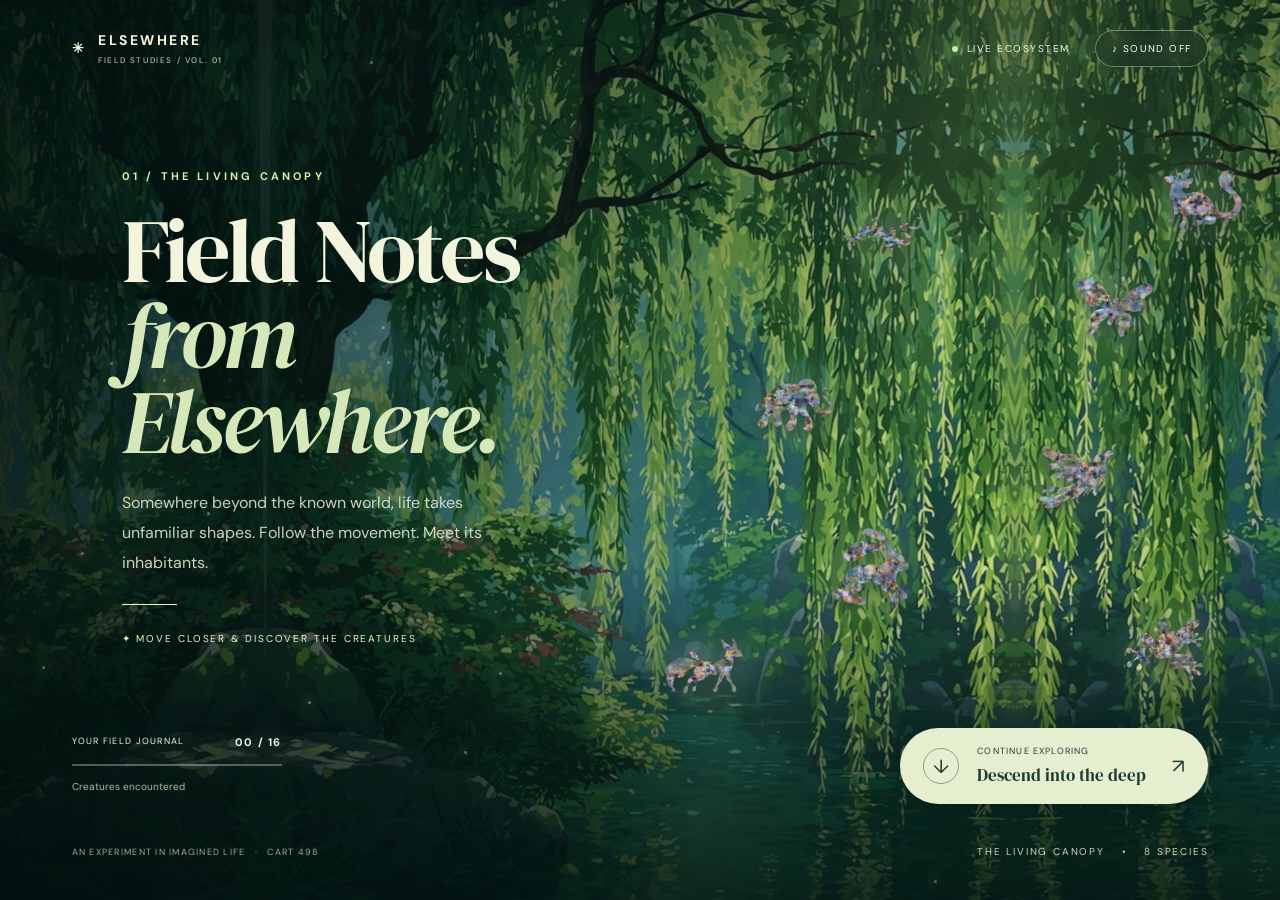
<file: A05/index.html>
<!doctype html>
<html lang="en">
  <head>
    <meta charset="utf-8">
    <meta name="viewport" content="width=device-width,initial-scale=1">
    <meta name="theme-color" content="#081b17">
    <title>Field Notes from Elsewhere</title>
    <link rel="preconnect" href="https://fonts.googleapis.com">
    <link rel="preconnect" href="https://fonts.gstatic.com" crossorigin>
    <link
      href="https://fonts.googleapis.com/css2?family=DM+Sans:wght@400;500;600;700&amp;family=DM+Serif+Display:ital@0;1&amp;display=swap"
      rel="stylesheet"
    >
    <link rel="stylesheet" href="style.css">
  </head>
  <body>
    <main class="experience jungle" id="world">
      <div class="environment jungle-env" aria-hidden="true"></div>
      <div class="environment water-env" aria-hidden="true"></div>
      <div class="haze" aria-hidden="true"></div>
      <div class="rays" aria-hidden="true"></div>
      <div class="particles" id="particles" aria-hidden="true"></div>
      <div class="vignette" aria-hidden="true"></div>
      <nav class="topbar">
        <a href="#" class="wordmark" aria-label="Field Notes home">✳ <span>ELSEWHERE <small>FIELD STUDIES / VOL. 01</small></span></a>
        <div class="toplinks">
          <span class="live"><i></i> LIVE ECOSYSTEM</span>
          <button class="sound-toggle" id="soundToggle" type="button" aria-label="Toggle ambient audio">♪ SOUND OFF</button>
        </div>
      </nav>
      <section class="intro" aria-label="Introduction">
        <p class="kicker" id="chapter">01 / THE CANOPY</p>
        <h1>Field Notes <em>from Elsewhere.</em></h1>
        <p class="subtitle" id="subtitle">Somewhere beyond the known world, life takes unfamiliar shapes. Follow the movement. Meet its inhabitants.</p>
        <div class="intro-rule"></div>
        <p class="instruction">✦ MOVE CLOSER &amp; DISCOVER THE CREATURES</p>
      </section>
      <div id="creatures" class="creatures" aria-label="Discover imagined animals"></div>
      <div class="discovery" id="discovery">
        <div class="discover-heading"><span>YOUR FIELD JOURNAL</span><strong id="count">00 / 16</strong></div>
        <div class="progress"><span id="progressFill"></span></div>
        <small>Creatures encountered</small>
      </div>
      <div class="scene-label" id="sceneLabel">THE LIVING CANOPY <span>•</span> 8 SPECIES</div>
      <button id="switch" class="switch" type="button">
        <span class="switch-icon">↓</span>
        <span>
          <small>CONTINUE EXPLORING</small>
          <strong id="switchLabel">Descend into the deep</strong>
        </span>
        <span class="switch-arrow">↗</span>
      </button>
      <div class="bottom-credit">AN EXPERIMENT IN IMAGINED LIFE <span>·</span> CART 498</div>
    </main>
    <div class="overlay hidden" id="overlay" role="dialog" aria-modal="true" aria-labelledby="animalName">
      <div class="modal">
        <button class="close" id="close" aria-label="Close field note">×</button>
        <div class="specimen">
          <img id="datasetArt" class="dataset-art" alt="Original generated animal image"/>
          <div class="specimen-glow"></div>
          <img id="animalArt" class="cutout-art" alt=""/>
          <div class="specimen-caption">SPECIMEN <span id="number"></span> / IMAGINED LIFE ARCHIVE</div>
        </div>
        <div class="specimen-info">
          <p class="kicker" id="habitat"></p>
          <h2 id="animalName"></h2>
          <div class="thin-line"></div>
          <p id="description"></p>
          <p class="phrase-title">OBSERVED VOCALIZATION</p>
          <blockquote id="language"></blockquote>
          <button id="play" class="play" type="button">♫ <span>LISTEN TO ITS CALL</span></button>
          <small id="audioNote">No sound added yet</small>
        </div>
      </div>
    </div>
    <script src="script.js"></script>
  </body>
</html>
</file>
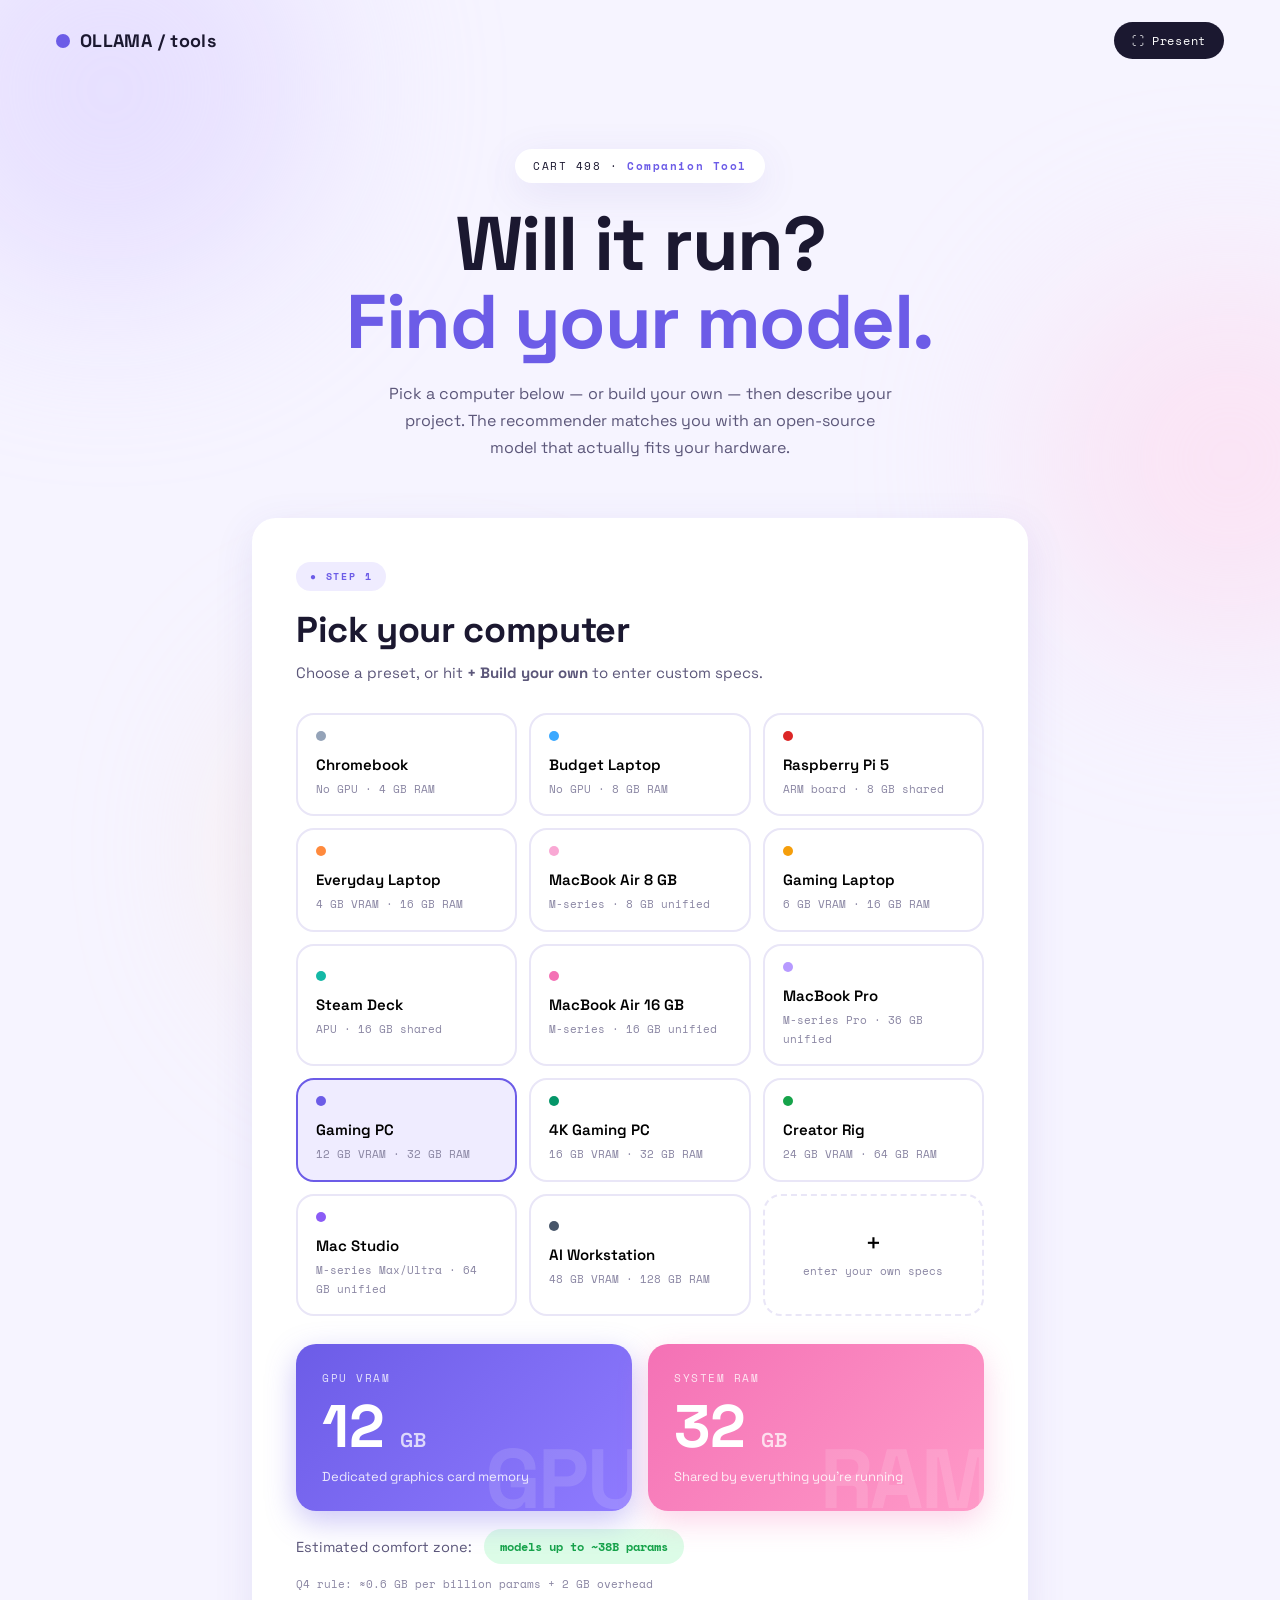
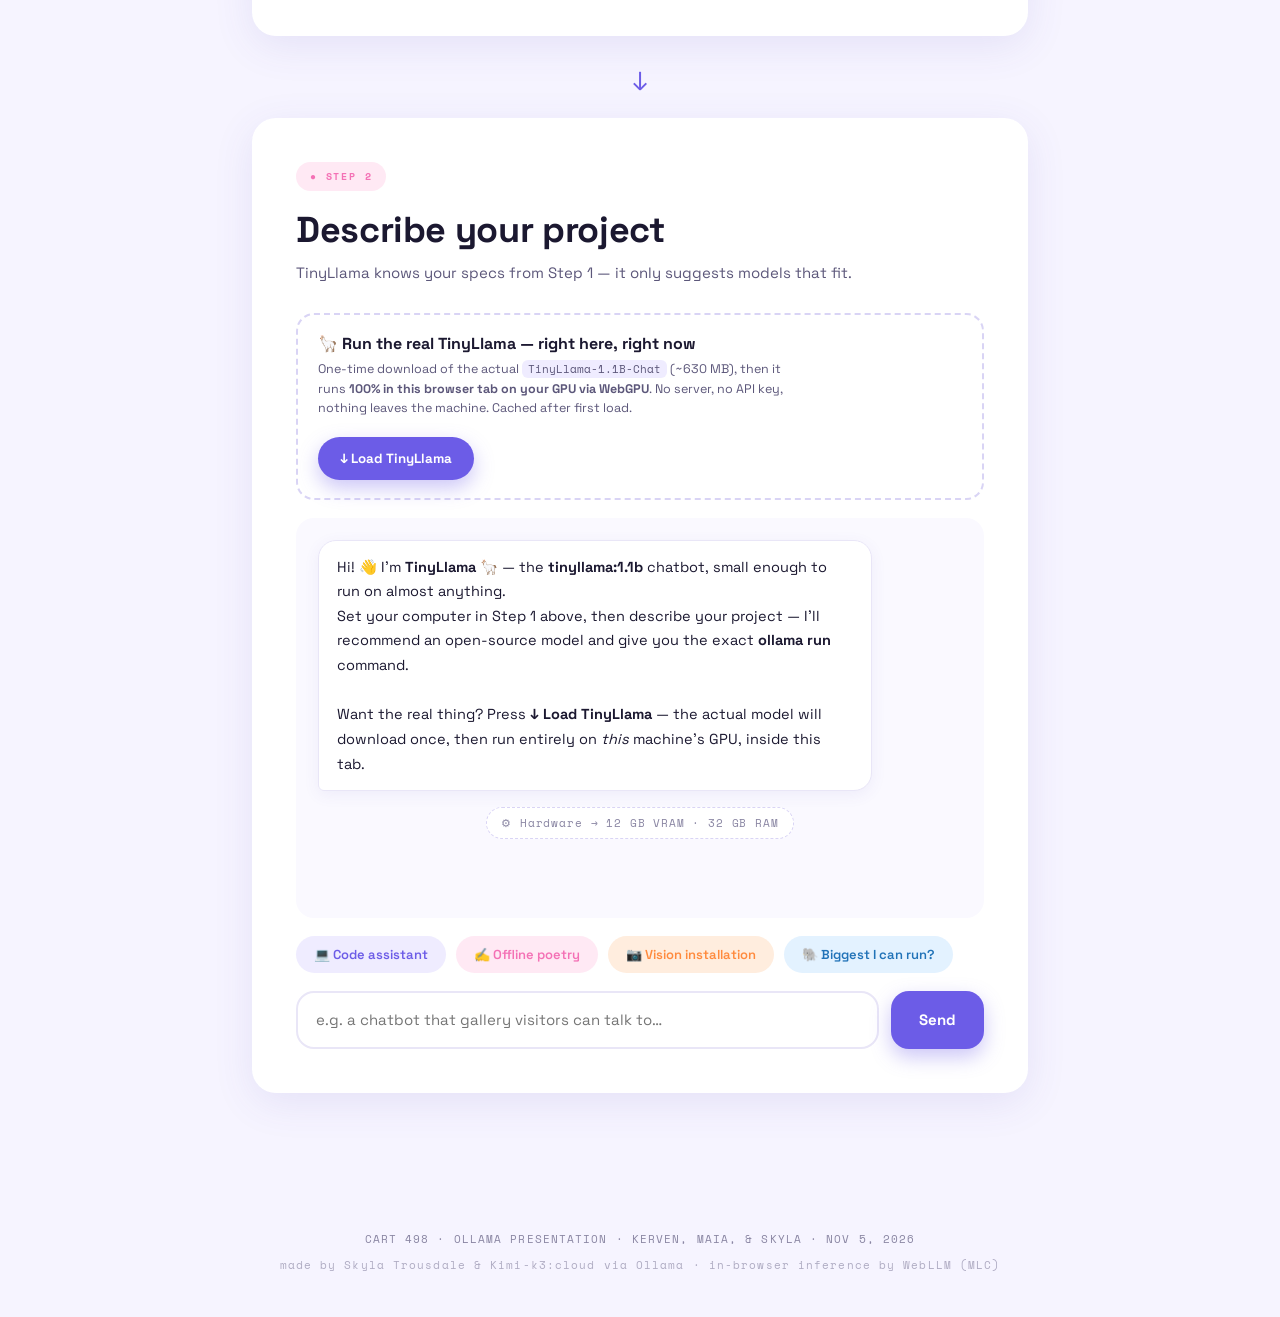
<file: A06/findyourmodel_creativepiece_1/index.html>
<!DOCTYPE html>
<html lang="en">
<head>
<meta charset="UTF-8">
<meta name="viewport" content="width=device-width, initial-scale=1.0">
<title>OLLAMA — Will It Run?</title>

<link rel="preconnect" href="https://fonts.googleapis.com">
<link href="https://fonts.googleapis.com/css2?family=Space+Grotesk:wght@400;500;600;700&family=Space+Mono:wght@400;700&display=swap" rel="stylesheet">

<style>
/* ===================== TOKENS ===================== */
:root{
  --ink:#1b1830;
  --bg:#f6f4ff;
  --card:#ffffff;
  --violet:#6c5ce7;
  --violet-soft:#efecff;
  --pink:#f471b5;
  --pink-soft:#ffe9f4;
  --orange:#ff8a3d;
  --orange-soft:#ffedde;
  --blue:#3aa8ff;
  --blue-soft:#e3f2ff;
  --green:#16a34a;
  --green-soft:#dcfce7;
  --amber:#d97706;
  --amber-soft:#fef3c7;
  --red:#dc2626;
  --red-soft:#fee2e2;
  --grey:#8a86a3;
  --line:#e9e6f7;
  --display:'Space Grotesk',sans-serif;
  --mono:'Space Mono',monospace;
  --radius:24px;
  --shadow:0 10px 40px rgba(80,70,180,.10);
}
*{margin:0;padding:0;box-sizing:border-box}
body{
  font-family:var(--display);
  background:var(--bg);
  color:var(--ink);
  min-height:100vh;
  overflow-x:hidden;
}
::selection{background:var(--violet);color:#fff}
button{font-family:var(--display);cursor:pointer;border:none;background:none}
input,textarea,select{font-family:var(--display)}

/* soft colour blobs behind everything */
.blob{position:fixed;border-radius:50%;filter:blur(90px);opacity:.5;pointer-events:none;z-index:0}
.blob.v{width:420px;height:420px;background:#d8ccff;top:-120px;left:-100px}
.blob.p{width:380px;height:380px;background:#ffd3ea;top:30%;right:-140px}
.blob.o{width:340px;height:340px;background:#ffe3c8;bottom:-120px;left:20%}

/* ===================== NAV ===================== */
nav{
  position:relative;z-index:5;
  display:flex;justify-content:space-between;align-items:center;
  padding:22px clamp(20px,5vw,56px);
}
.brand{font-weight:700;font-size:18px;letter-spacing:.02em;display:flex;align-items:center;gap:10px}
.brand i{width:14px;height:14px;border-radius:50%;background:var(--violet);display:inline-block}
.nav-links{display:flex;gap:14px;align-items:center}
.nav-links a,.pillbtn{
  font-family:var(--mono);font-size:12px;letter-spacing:.06em;
  padding:10px 18px;border-radius:100px;text-decoration:none;
}
.nav-links a{color:var(--ink);background:#fff;box-shadow:var(--shadow)}
.pillbtn{background:var(--ink);color:#fff}

/* ===================== LAYOUT ===================== */
.wrap{position:relative;z-index:2;max-width:840px;margin:0 auto;padding:20px clamp(18px,4vw,32px) 80px}

.hero{text-align:center;margin:48px 0 56px}
.badge{
  display:inline-block;font-family:var(--mono);font-size:11px;letter-spacing:.14em;
  background:#fff;padding:9px 18px;border-radius:100px;box-shadow:var(--shadow);
  margin-bottom:22px;
}
.badge b{color:var(--violet)}
.hero h1{font-size:clamp(42px,7vw,76px);font-weight:700;line-height:1.02;letter-spacing:-.02em}
.hero h1 em{font-style:normal;color:var(--violet)}
.hero p{margin:20px auto 0;max-width:520px;font-size:16px;line-height:1.7;color:#5c577a}

/* ===================== CARDS ===================== */
.card{
  background:var(--card);border-radius:var(--radius);padding:clamp(26px,4vw,44px);
  box-shadow:var(--shadow);margin-bottom:28px;
}
.step{
  display:inline-flex;align-items:center;gap:8px;
  font-family:var(--mono);font-size:10px;letter-spacing:.18em;font-weight:700;
  padding:7px 14px;border-radius:100px;margin-bottom:16px;
}
.step.one{background:var(--violet-soft);color:var(--violet)}
.step.two{background:var(--pink-soft);color:var(--pink)}
.card h2{font-size:clamp(26px,3.5vw,36px);font-weight:700;letter-spacing:-.01em;margin-bottom:8px}
.card .sub{font-size:15px;color:#5c577a;line-height:1.6;margin-bottom:28px}

/* ===================== PRESETS ===================== */
.presets{display:grid;grid-template-columns:repeat(auto-fill,minmax(190px,1fr));gap:12px}
.preset{
  text-align:left;border:2px solid var(--line);border-radius:18px;
  padding:16px 18px;background:#fff;transition:.18s;
}
.preset:hover{border-color:var(--violet);transform:translateY(-2px)}
.preset.active{border-color:var(--violet);background:var(--violet-soft)}
.preset .dot{display:inline-block;width:10px;height:10px;border-radius:50%;margin-bottom:10px}
.preset .name{display:block;font-weight:600;font-size:15px}
.preset .spec{display:block;font-family:var(--mono);font-size:11px;color:var(--grey);margin-top:6px;line-height:1.7}
.preset.custom{border-style:dashed;text-align:center}
.preset.custom .name{font-size:20px}

/* ===================== CUSTOM BUILD ===================== */
.custom-panel{
  display:none;margin-top:18px;background:#faf9ff;border-radius:18px;
  padding:24px;grid-template-columns:1fr 1fr;gap:20px;
}
.custom-panel.open{display:grid}
@media(max-width:560px){.custom-panel.open{grid-template-columns:1fr}}
.stepper label{display:block;font-family:var(--mono);font-size:11px;letter-spacing:.1em;color:var(--grey);margin-bottom:10px}
.stepper .row{display:flex;align-items:center;gap:14px}
.stepper button{
  width:44px;height:44px;border-radius:14px;background:#fff;box-shadow:var(--shadow);
  font-size:20px;font-weight:700;transition:.15s;
}
.stepper button:hover{background:var(--violet);color:#fff}
.stepper .val{font-size:32px;font-weight:700;min-width:110px;text-align:center}
.stepper .val small{font-size:14px;color:var(--grey);font-weight:500}

/* ===================== STAT TILES ===================== */
.stats{display:grid;grid-template-columns:1fr 1fr;gap:16px;margin-top:28px}
@media(max-width:560px){.stats{grid-template-columns:1fr}}
.tile{border-radius:20px;padding:26px;position:relative;overflow:hidden}
.tile .label{font-family:var(--mono);font-size:11px;letter-spacing:.14em;opacity:.8}
.tile .num{font-size:clamp(44px,6vw,60px);font-weight:700;line-height:1.1;margin-top:8px}
.tile .num small{font-size:20px;font-weight:600;opacity:.75}
.tile .hint{font-size:13px;margin-top:8px;opacity:.85}
.tile.vram{background:linear-gradient(135deg,#6c5ce7,#8f7bff);color:#fff;box-shadow:0 10px 30px rgba(108,92,231,.35)}
.tile.ram{background:linear-gradient(135deg,#f471b5,#ff9ac8);color:#fff;box-shadow:0 10px 30px rgba(244,113,181,.3)}
.tile .bigword{
  position:absolute;right:-8px;bottom:-22px;font-size:84px;font-weight:700;
  opacity:.12;letter-spacing:-.03em;pointer-events:none;
}

.fit-line{
  margin-top:18px;display:flex;align-items:center;gap:12px;flex-wrap:wrap;
  font-size:14.5px;color:#5c577a;
}
.fit-pill{
  font-family:var(--mono);font-size:12px;font-weight:700;
  padding:9px 16px;border-radius:100px;
}
.fit-pill.good{background:var(--green-soft);color:var(--green)}
.fit-pill.ok{background:var(--amber-soft);color:var(--amber)}
.fit-pill.bad{background:var(--red-soft);color:var(--red)}
.mac-note{display:none;margin-top:14px;font-size:13px;color:#7a6ee6;background:var(--violet-soft);padding:12px 16px;border-radius:14px}
.mac-note.show{display:block}

/* arrow between steps */
.arrow-down{
  text-align:center;font-size:26px;color:var(--violet);margin:6px 0 20px;
  animation:bob 1.6s ease-in-out infinite;
}
@keyframes bob{50%{transform:translateY(6px)}}

/* ===================== CHAT ===================== */
.chat-log{
  background:#faf9ff;border-radius:18px;padding:22px;
  height:400px;overflow-y:auto;display:flex;flex-direction:column;gap:16px;
}
.chat-log::-webkit-scrollbar{width:6px}
.chat-log::-webkit-scrollbar-thumb{background:#d9d4f5;border-radius:10px}

.msg{max-width:86%;animation:pop .25s ease}
@keyframes pop{from{opacity:0;transform:translateY(10px)}}
.msg.user{align-self:flex-end}
.msg.user .bubble{background:var(--violet);color:#fff;border-radius:18px 18px 6px 18px}
.msg.bot .bubble{background:#fff;border:1px solid var(--line);border-radius:18px 18px 18px 6px;box-shadow:0 4px 16px rgba(80,70,180,.07)}
.bubble{padding:14px 18px;font-size:14.5px;line-height:1.7}

.sysnote{
  align-self:center;font-family:var(--mono);font-size:10.5px;letter-spacing:.08em;
  color:var(--grey);background:#fff;border:1px dashed #d9d4f5;
  padding:7px 14px;border-radius:100px;
}

.bubble .model-name{font-size:21px;font-weight:700;display:block;margin-bottom:8px}
.bubble .model-name span{color:var(--violet)}
.bubble ul{list-style:none;margin:6px 0 4px}
.bubble li{padding-left:20px;position:relative;margin-bottom:6px;color:#3d3a55}
.bubble li::before{content:"●";position:absolute;left:0;font-size:8px;color:var(--pink);top:6px}

.cmdline{
  display:flex;align-items:center;justify-content:space-between;gap:12px;
  background:var(--ink);color:#cfc9ff;padding:12px 14px;border-radius:14px;margin-top:12px;
  font-family:var(--mono);font-size:12.5px;word-break:break-all;
}
.cmdline button{
  background:var(--violet);color:#fff;font-size:10px;letter-spacing:.1em;font-weight:700;
  padding:8px 14px;border-radius:100px;flex-shrink:0;
}
.cmdline button:hover{background:#8574ff}

.fitbadge{
  display:inline-block;font-family:var(--mono);font-size:11px;font-weight:700;
  padding:7px 14px;border-radius:100px;margin-top:12px;
}
.fitbadge.great{background:var(--green-soft);color:var(--green)}
.fitbadge.ok{background:var(--amber-soft);color:var(--amber)}
.fitbadge.no{background:var(--red-soft);color:var(--red)}
.alt-chip{
  display:inline-block;font-family:var(--mono);font-size:11px;
  border:1px solid var(--line);background:var(--blue-soft);color:#2173b8;
  border-radius:100px;padding:7px 13px;margin:10px 0 0;
}

.typing{align-self:flex-start;display:inline-flex;gap:6px;background:#fff;border:1px solid var(--line);
  border-radius:18px;padding:16px 18px}
.typing i{width:7px;height:7px;border-radius:50%;background:var(--violet);animation:dt 1s infinite}
.typing i:nth-child(2){animation-delay:.15s}
.typing i:nth-child(3){animation-delay:.3s}
@keyframes dt{0%,60%,100%{transform:none;opacity:.3}30%{transform:translateY(-5px);opacity:1}}

.quick{display:flex;flex-wrap:wrap;gap:10px;margin:18px 0}
.qchip{
  font-size:13px;font-weight:600;padding:10px 18px;border-radius:100px;transition:.15s;
}
.qchip:hover{transform:translateY(-2px)}
.qchip.c1{background:var(--violet-soft);color:var(--violet)}
.qchip.c2{background:var(--pink-soft);color:var(--pink)}
.qchip.c3{background:var(--orange-soft);color:var(--orange)}
.qchip.c4{background:var(--blue-soft);color:#2173b8}

.chat-input{display:flex;gap:12px}
.chat-input textarea{
  flex:1;border:2px solid var(--line);border-radius:18px;outline:none;resize:none;
  padding:16px 18px;font-size:15px;line-height:1.5;max-height:110px;background:#fff;
}
.chat-input textarea:focus{border-color:var(--violet)}
.chat-input button{
  background:var(--violet);color:#fff;font-weight:700;font-size:15px;
  padding:0 28px;border-radius:18px;transition:.15s;
  box-shadow:0 8px 20px rgba(108,92,231,.35);
}
.chat-input button:hover{background:#5a4ad4}

footer{
  position:relative;z-index:2;text-align:center;padding:30px 20px 44px;
  font-family:var(--mono);font-size:11px;letter-spacing:.1em;color:var(--grey);
}
.credit{margin-top:10px;opacity:.65}

/* ===================== REAL MODEL LOADER ===================== */
.loadbox{border:2px dashed #d9d4f5;border-radius:18px;padding:18px 20px;margin-bottom:18px;background:#fff}
.loadbox.done{border-style:solid;border-color:var(--green-soft);background:#f4fdf6}
.loadbox-top{display:flex;justify-content:space-between;gap:18px;align-items:center;flex-wrap:wrap}
.loadbox p{font-size:12.5px;color:#5c577a;line-height:1.55;margin-top:6px;max-width:480px}
.loadbox code{font-family:var(--mono);font-size:11px;background:var(--violet-soft);padding:1px 6px;border-radius:6px}
#loadBtn{background:var(--violet);color:#fff;font-weight:700;padding:13px 22px;border-radius:100px;
  white-space:nowrap;box-shadow:0 8px 20px rgba(108,92,231,.35);transition:.15s}
#loadBtn:hover{background:#5a4ad4}
#loadBtn:disabled{opacity:.6;cursor:default;box-shadow:none}
.barwrap{margin-top:14px}
.bar{height:10px;background:var(--violet-soft);border-radius:100px;overflow:hidden}
.bar i{display:block;height:100%;width:0;background:linear-gradient(90deg,var(--violet),var(--pink));transition:width .3s}
.barlabel{font-family:var(--mono);font-size:10.5px;color:var(--grey);margin-top:8px;letter-spacing:.04em}
.loadbox.done .barlabel{color:var(--green)}

.livelabel{display:inline-flex;align-items:center;gap:7px;font-family:var(--mono);
  font-size:9.5px;letter-spacing:.14em;color:var(--green);margin-bottom:8px}
.livelabel i{width:7px;height:7px;border-radius:50%;background:var(--green);animation:pulse 1.2s infinite}
@keyframes pulse{50%{opacity:.2}}
.verify{font-family:var(--mono);font-size:9.5px;letter-spacing:.14em;color:var(--grey);margin-bottom:6px}
</style>
</head>
<body>

<div class="blob v"></div><div class="blob p"></div><div class="blob o"></div>

<nav>
  <div class="brand"><i></i>OLLAMA / tools</div>
  <div class="nav-links">
    <button class="pillbtn" id="fsBtn">⛶ Present</button>
  </div>
</nav>

<div class="wrap">

  <div class="hero">
    <div class="badge">CART 498 · <b>Companion Tool</b></div>
    <h1>Will it run?<br><em>Find your model.</em></h1>
    <p>Pick a computer below — or build your own — then describe your project.
       The recommender matches you with an open-source model that actually fits your hardware.</p>
  </div>

  <!-- ================= STEP 1: YOUR COMPUTER ================= -->
  <section class="card">
    <div class="step one">● STEP 1</div>
    <h2>Pick your computer</h2>
    <p class="sub">Choose a preset, or hit <b>+ Build your own</b> to enter custom specs.</p>

    <div class="presets" id="presets"></div>

    <div class="custom-panel" id="customPanel">
      <div class="stepper">
        <label>GPU VRAM (GB)</label>
        <div class="row">
          <button id="vMinus">−</button>
          <div class="val"><span id="vCustom">8</span> <small>GB</small></div>
          <button id="vPlus">+</button>
        </div>
      </div>
      <div class="stepper">
        <label>SYSTEM RAM (GB)</label>
        <div class="row">
          <button id="rMinus">−</button>
          <div class="val"><span id="rCustom">16</span> <small>GB</small></div>
          <button id="rPlus">+</button>
        </div>
      </div>
    </div>

    <div class="stats">
      <div class="tile vram">
        <div class="label">GPU VRAM</div>
        <div class="num"><span id="statVram">12</span> <small>GB</small></div>
        <div class="hint" id="vramHint">Dedicated graphics card memory</div>
        <div class="bigword">GPU</div>
      </div>
      <div class="tile ram">
        <div class="label">SYSTEM RAM</div>
        <div class="num"><span id="statRam">32</span> <small>GB</small></div>
        <div class="hint">Shared by everything you're running</div>
        <div class="bigword">RAM</div>
      </div>
    </div>

    <div class="mac-note" id="macNote">🍎 Apple Silicon shares memory between CPU and GPU automatically — the VRAM figure is an estimate of the GPU-usable portion.</div>

    <div class="fit-line">
      <span>Estimated comfort zone:</span>
      <span class="fit-pill good" id="fitPill">models up to ~16B params</span>
      <span style="font-family:var(--mono);font-size:11px;color:var(--grey)">Q4 rule: ≈0.6 GB per billion params + 2 GB overhead</span>
    </div>
  </section>

  <div class="arrow-down">↓</div>

  <!-- ================= STEP 2: CHATBOT ================= -->
  <section class="card">
    <div class="step two">● STEP 2</div>
    <h2>Describe your project</h2>
    <p class="sub">TinyLlama knows your specs from Step 1 — it only suggests models that fit.</p>

    <!-- REAL TinyLlama loader: downloads once, then runs on this machine's GPU via WebGPU -->
    <div class="loadbox" id="loadBox">
      <div class="loadbox-top">
        <div>
          <b>🦙 Run the real TinyLlama — right here, right now</b>
          <p>One-time download of the actual <code>TinyLlama-1.1B-Chat</code> (~630 MB),
             then it runs <b>100% in this browser tab on your GPU via WebGPU</b>.
             No server, no API key, nothing leaves the machine. Cached after first load.</p>
        </div>
        <button id="loadBtn">↓ Load TinyLlama</button>
      </div>
      <div class="barwrap" id="barWrap" hidden>
        <div class="bar"><i id="barFill"></i></div>
        <div class="barlabel" id="barLabel">starting…</div>
      </div>
    </div>

    <div class="chat-log" id="log"></div>

    <div class="quick">
      <button class="qchip c1" data-q="I'm building a code assistant for my dev setup, running fully local.">💻 Code assistant</button>
      <button class="qchip c2" data-q="Offline poetry generator for a gallery — privacy matters, no internet allowed.">✍️ Offline poetry</button>
      <button class="qchip c3" data-q="An art installation where the model describes webcam photos of visitors, needs to respond fast.">📷 Vision installation</button>
      <button class="qchip c4" data-q="What's the biggest model I can run?">🐘 Biggest I can run?</button>
    </div>

    <div class="chat-input">
      <textarea id="in" rows="1" placeholder="e.g. a chatbot that gallery visitors can talk to…"></textarea>
      <button id="send">Send</button>
    </div>
  </section>
</div>

<footer>
  CART 498 · OLLAMA PRESENTATION · KERVEN, MAIA, &amp; SKYLA · NOV 5, 2026
  <div class="credit">made by Skyla Trousdale &amp; Kimi-k3:cloud via Ollama · in-browser inference by WebLLM (MLC)</div>
</footer>

<script>
/* ================================================================
   STEP 1 — HARDWARE STATE & PRESETS
   (sorted weakest → strongest; mac:true = Apple unified memory,
    shared:'...' = other unified-memory device with custom note)
================================================================ */
const PRESETS=[
 {id:'chrome', name:'Chromebook',       dot:'#94a3b8', vram:0,  ram:4,   spec:'No GPU · 4 GB RAM'},
 {id:'budget', name:'Budget Laptop',    dot:'#3aa8ff', vram:0,  ram:8,   spec:'No GPU · 8 GB RAM'},
 {id:'pi',     name:'Raspberry Pi 5',   dot:'#dc2626', vram:0,  ram:8,   spec:'ARM board · 8 GB shared'},
 {id:'mid',    name:'Everyday Laptop',  dot:'#ff8a3d', vram:4,  ram:16,  spec:'4 GB VRAM · 16 GB RAM'},
 {id:'air8',   name:'MacBook Air 8 GB', dot:'#f9a8d4', vram:5,  ram:8,   spec:'M-series · 8 GB unified', mac:true},
 {id:'glap',   name:'Gaming Laptop',    dot:'#f59e0b', vram:6,  ram:16,  spec:'6 GB VRAM · 16 GB RAM'},
 {id:'deck',   name:'Steam Deck',       dot:'#14b8a6', vram:8,  ram:16,  spec:'APU · 16 GB shared',
   shared:'🕹 The Steam Deck shares its 16 GB between CPU and GPU — the VRAM figure is the estimated GPU-usable portion.'},
 {id:'air',    name:'MacBook Air 16 GB',dot:'#f471b5', vram:10, ram:16,  spec:'M-series · 16 GB unified', mac:true},
 {id:'pro',    name:'MacBook Pro',      dot:'#b79aff', vram:27, ram:36,  spec:'M-series Pro · 36 GB unified', mac:true},
 {id:'gaming', name:'Gaming PC',        dot:'#6c5ce7', vram:12, ram:32,  spec:'12 GB VRAM · 32 GB RAM'},
 {id:'4k',     name:'4K Gaming PC',     dot:'#059669', vram:16, ram:32,  spec:'16 GB VRAM · 32 GB RAM'},
 {id:'rig',    name:'Creator Rig',      dot:'#16a34a', vram:24, ram:64,  spec:'24 GB VRAM · 64 GB RAM'},
 {id:'studio', name:'Mac Studio',       dot:'#8b5cf6', vram:48, ram:64,  spec:'M-series Max/Ultra · 64 GB unified', mac:true},
 {id:'ws',     name:'AI Workstation',   dot:'#475569', vram:48, ram:128, spec:'48 GB VRAM · 128 GB RAM'},
 {id:'custom', name:'+ Build your own', dot:'#8a86a3', custom:true},
];

const state={vram:12, ram:32, preset:'gaming'};
const OVERHEAD=2, PER_B=0.6;
const capacity=()=> state.vram>0 ? state.vram + state.ram*0.4 : state.ram;

const presetsEl=document.getElementById('presets'),
      customPanel=document.getElementById('customPanel'),
      statVram=document.getElementById('statVram'),
      statRam=document.getElementById('statRam'),
      vramHint=document.getElementById('vramHint'),
      macNote=document.getElementById('macNote'),
      fitPill=document.getElementById('fitPill'),
      vCustom=document.getElementById('vCustom'),
      rCustom=document.getElementById('rCustom');

const APPLE_NOTE='🍎 Apple Silicon shares memory between CPU and GPU automatically — the VRAM figure is an estimate of the GPU-usable portion.';

/* build preset buttons */
PRESETS.forEach(p=>{
  const b=document.createElement('button');
  b.className='preset'+(p.custom?' custom':'')+(p.id===state.preset?' active':'');
  b.dataset.id=p.id;
  b.innerHTML= p.custom
    ? `<span class="name">＋</span><span class="spec">enter your own specs</span>`
    : `<span class="dot" style="background:${p.dot}"></span><span class="name">${p.name}</span><span class="spec">${p.spec}</span>`;
  b.addEventListener('click',()=>selectPreset(p.id));
  presetsEl.appendChild(b);
});

function selectPreset(id){
  state.preset=id;
  document.querySelectorAll('.preset').forEach(el=>el.classList.toggle('active',el.dataset.id===id));
  const p=PRESETS.find(x=>x.id===id);
  customPanel.classList.toggle('open',!!p.custom);
  if(!p.custom){state.vram=p.vram;state.ram=p.ram;}
  else{state.vram=+vCustom.textContent;state.ram=+rCustom.textContent;}
  updateStats(p);
}
function setCustom(nv,nr){
  state.vram=Math.min(48,Math.max(0,nv));
  state.ram=Math.min(128,Math.max(4,nr));
  vCustom.textContent=state.vram;rCustom.textContent=state.ram;
  updateStats(PRESETS.find(p=>p.id==='custom'));
}
document.getElementById('vPlus').onclick =()=>setCustom(state.vram+2,state.ram);
document.getElementById('vMinus').onclick=()=>setCustom(state.vram-2,state.ram);
document.getElementById('rPlus').onclick =()=>setCustom(state.vram,state.ram+4);
document.getElementById('rMinus').onclick=()=>setCustom(state.vram,state.ram-4);

function updateStats(preset){
  statVram.textContent=state.vram;
  statRam.textContent=state.ram;
  vramHint.textContent= state.vram===0 ? 'No dedicated GPU — CPU only' : 'Dedicated graphics card memory';

  /* unified-memory note: Apple text for Macs, custom text for other shared-memory devices */
  const note = preset ? (preset.shared || (preset.mac ? APPLE_NOTE : null)) : null;
  macNote.classList.toggle('show',!!note);
  if(note) macNote.textContent=note;

  const cap=capacity(), maxB=Math.max(0,Math.floor((cap-OVERHEAD)/PER_B));
  fitPill.textContent=`models up to ~${maxB}B params`;
  fitPill.className='fit-pill '+(maxB>=8?'good':maxB>=4?'ok':'bad');

  sysnote(`⚙ Hardware → ${state.vram?state.vram+' GB VRAM':'no GPU'} · ${state.ram} GB RAM`);
}

/* ================================================================
   STEP 2 — MODEL MATCH CHATBOT
   (rule-based by default; once the loader below finishes, real
    TinyLlama-1.1B generates the prose and this engine verifies fit)
================================================================ */
const MODELS=[
 {name:'tinyllama',       b:1.1, tags:['fast','chat'],              blurb:'Featherweight — runs on nearly anything.'},
 {name:'qwen2.5:1.5b',    b:1.5, tags:['fast','chat','translate'],  blurb:'Qwen-mini class — great small starter, good multilingual.'},
 {name:'phi3',            b:3.8, tags:['fast','chat','analysis'],   blurb:'Punchy small model — a top pick for 4–6 GB VRAM.'},
 {name:'deepseek-coder',  b:6.7, tags:['code'],                     blurb:'Solid code generation for its size.'},
 {name:'mistral',         b:7,   tags:['writing','chat','analysis','fast'], blurb:'Recommended for 4–6 GB VRAM. Strong general + creative writer.'},
 {name:'llava',           b:7,   tags:['vision','fast'],            blurb:'Vision-language — describe images, webcam frames, screenshots.'},
 {name:'qwen2.5-coder',   b:7,   tags:['code'],                     blurb:'Strong current code model — completion, debugging, explaining.'},
 {name:'llama3.1',        b:8,   tags:['chat','writing','persona','analysis'], blurb:'The dependable all-rounder — conversation, persona, prose.'},
 {name:'gemma2',          b:9,   tags:['chat','writing'],           blurb:'Clean, coherent responses from Google\'s open model.'},
 {name:'llama3.2-vision', b:11,  tags:['vision'],                   blurb:'Sharper image understanding — captions + visual Q&A.'},
 {name:'codellama:13b',   b:13,  tags:['code'],                     blurb:'Heavier code reasoning for gnarly problems.'},
 {name:'mixtral',         b:47,  tags:['writing','analysis','heavy'], blurb:'Big mixture-of-experts — needs serious hardware.'},
 {name:'llama3:70b',      b:70,  tags:['chat','writing','heavy'],   blurb:'Big-brain tier — realistically an Ollama Cloud candidate.'},
];
const LEX=[
 {tag:'vision',   words:['image','picture','photo','camera','vision','see','visual','webcam','screenshot','frame','look']},
 {tag:'code',     words:['code','coding','program','script','bug','debug','python','javascript','developer','software','function','compile','arduino','api']},
 {tag:'writing',  words:['write','writing','poem','poetry','story','fiction','creative','essay','lyrics','prose','narrative']},
 {tag:'chat',     words:['chat','chatbot','conversation','talk','visitor','audience','interact','assistant','persona','character','roleplay','gallery']},
 {tag:'analysis', words:['summar','analy','notes','documents','research','extract','data','report']},
 {tag:'translate',words:['translate','translation','language','bilingual','multilingual']},
 {tag:'fast',     words:['fast','speed','real-time','realtime','immediate','live','responsive','instant']},
];
const needFor=b=>b*PER_B+OVERHEAD;

const log=document.getElementById('log'), input=document.getElementById('in');

function scrollLog(){log.scrollTop=log.scrollHeight;}
function esc(s){return s.replace(/[&<>"']/g,c=>({'&':'&amp;','<':'&lt;','>':'&gt;','"':'&quot;',"'":'&#39;'}[c]));}
function addUser(t){const d=document.createElement('div');d.className='msg user';d.innerHTML=`<div class="bubble">${esc(t)}</div>`;log.appendChild(d);scrollLog();}
function addBot(h){const d=document.createElement('div');d.className='msg bot';d.innerHTML=`<div class="bubble">${h}</div>`;log.appendChild(d);scrollLog();}
function sysnote(t){
  const last=log.lastElementChild;
  if(last&&last.classList.contains('sysnote')&&last.dataset.t===t)return; // no duplicates
  const d=document.createElement('div');d.className='sysnote';d.dataset.t=t;d.textContent=t;
  log.appendChild(d);scrollLog();
}
function typingOn(){const d=document.createElement('div');d.className='typing';d.id='typing';d.innerHTML='<i></i><i></i><i></i>';log.appendChild(d);scrollLog();}
function typingOff(){const t=document.getElementById('typing');if(t)t.remove();}

function fitBadge(need){
  const {vram}=state, cap=capacity();
  if(vram>0&&vram>=need)      return [`✓ Runs great — fully on your GPU`,'great'];
  if(vram>0&&cap>=need)       return [`~ Runs okay — split GPU + CPU (slower)`,'ok'];
  if(vram===0&&cap>=need)     return [`~ CPU only — works, but slow on big jobs`,'ok'];
  return [`✗ Won't fit — needs ≈${need.toFixed(1)} GB`,'no'];
}
function card(m,reasons,alt){
  const need=needFor(m.b),[fb,cls]=fitBadge(need);
  return `<span class="model-name">→ <span>${m.name}</span></span>
    <ul>${reasons.map(r=>`<li>${r}</li>`).join('')}</ul>
    <div class="cmdline"><span>ollama run ${m.name}</span><button data-copy="ollama run ${m.name}">COPY</button></div>
    ${alt?`<span class="alt-chip">also try: ${alt.name} (≈${needFor(alt.b).toFixed(1)} GB)</span>`:''}
    <span class="fitbadge ${cls}">${fb}</span>`;
}
function reasonsFor(m,hits){
  const r=[m.blurb];
  if(hits.has('vision'))r.push('Accepts image input — ask questions about visual content.');
  if(hits.has('code'))r.push('Trained heavily on code — completion, explanation, debugging.');
  if(hits.has('fast'))r.push('Small footprint → quick responses for live interactive work.');
  if(hits.has('writing'))r.push('Comfortable with creative prose — poems, stories, voices.');
  if(hits.has('chat'))r.push('Handles free-form conversation well.');
  if(hits.has('translate'))r.push('Strong multilingual performance.');
  if(hits.has('analysis'))r.push('Good at summarising and structuring documents.');
  r.push(`Needs ≈${needFor(m.b).toFixed(1)} GB of memory.`);
  return r;
}

function recommend(raw){
  const text=raw.toLowerCase();

  /* typed-in specs → become the custom build */
  const vM=text.match(/(\d{1,3})\s?gb[^a-z]{0,12}(vram|gpu)/);
  const rM=text.match(/(\d{1,3})\s?gb[^a-z]{0,12}(ram|memory)/)||text.match(/(\d{1,3})\s?gb(?![^a-z]{0,12}(vram|gpu))/);
  let specNote='';
  if(vM||rM){
    state.preset='custom';
    document.querySelectorAll('.preset').forEach(el=>el.classList.toggle('active',el.dataset.id==='custom'));
    customPanel.classList.add('open');
    setCustom(vM?+vM[1]:state.vram, rM?+rM[1]:state.ram);
    specNote=' Step 1 updated automatically. ✓';
  }

  const cap=capacity();

  /* ceiling question */
  if(/biggest|largest|max(imum)?\s+model|how big/.test(text)){
    const fit=[...MODELS].filter(m=>needFor(m.b)<=cap).sort((a,b)=>b.b-a.b)[0];
    if(!fit)return 'Even the smallest model I know needs ~2.7 GB — check your specs, or look at <b>Ollama Cloud</b>.'+specNote;
    return card(fit,[`At ≈${needFor(fit.b).toFixed(1)} GB, it's the largest that fits your setup.`,fit.blurb],
      [...MODELS].reverse().find(m=>m!==fit&&needFor(m.b)<=cap))+specNote;
  }

  /* intent scoring */
  const hits=new Set();
  LEX.forEach(c=>{if(c.words.some(w=>text.includes(w)))hits.add(c.tag);});
  if(!hits.size)hits.add('chat');
  const scored=MODELS.map(m=>{
    let s=0;const need=needFor(m.b);
    hits.forEach(h=>{if(m.tags.includes(h))s+=3;});
    if(hits.has('fast')&&m.b<=4)s+=1;
    if(state.vram>0&&need<=state.vram)s+=2;
    else if(need>cap)s-=6;
    return{m,s,need};
  }).sort((a,b)=>b.s-a.s);

  const best=scored[0];
  if(best.need>cap){
    return `<span class="model-name">→ <span>Hardware says no… cloud says yes</span></span>
      <ul><li>Everything matching your project needs more than your ~${cap.toFixed(1)} GB effective capacity.</li>
      <li>Ollama Cloud runs the big models on NVIDIA GPUs — your laptop just sends prompts.</li>
      <li>Free tier = one cloud model at a time.</li></ul>
      <div class="cmdline"><span>ollama run llama3:70b</span><button data-copy="ollama run llama3:70b">COPY</button></div>
      <span class="fitbadge no">✗ Too big for local — use Ollama Cloud</span>`+specNote;
  }
  const alt=scored.find(x=>x.m!==best.m&&x.need<=cap);
  return card(best.m,reasonsFor(best.m,hits),alt&&alt.m)+specNote;
}

function respond(raw){
  const t=raw.trim();if(!t)return;
  addUser(t);

  if(/^(hi|hello|hey|yo)\b/i.test(t)&&t.length<20){
    addBot(`Hi! 👋 I'm <b>TinyLlama</b> (<b>tinyllama:1.1b</b>). Tell me what you're making — a chatbot, a code helper, a vision demo, an offline installation…<br>
            I'll match it to a model that fits your <b>${state.vram||'no'} GB VRAM / ${state.ram} GB RAM</b> setup.`+
            ((window.tinyLlama&&window.tinyLlama.ready)
              ?'<br>✅ <b>I am running live on your GPU right now.</b>'
              :'<br>Tip: press <b>↓ Load TinyLlama</b> above to run the real me, in this tab.'));
    return;
  }
  if(/help|what can you do|how do you work/i.test(t)&&t.length<40){
    addBot(`<b>How I work</b><ul><li>Describe your project in a sentence — I detect intent: code · vision · writing · chat · analysis · speed.</li>
            <li>I read your computer from Step 1 and only recommend what fits.</li>
            <li>Type your specs ("I have 8gb vram and 16gb ram") and I'll update Step 1 for you.</li></ul>`);
    return;
  }

  /* spec-typing & "biggest model?" stay deterministic — that's math, not vibes */
  const deterministic=/\d{1,3}\s?gb/i.test(t)||/biggest|largest|max(imum)?\s+model|how big/i.test(t);

  if(window.tinyLlama&&window.tinyLlama.ready&&!deterministic){
    typingOn();
    window.tinyLlama.reply(t);   /* async: streams REAL tokens, then adds the spec-checked card */
    return;
  }
  typingOn();
  setTimeout(()=>{typingOff();addBot(recommend(t));},600);
}

document.getElementById('send').onclick=()=>{respond(input.value);input.value='';};
input.addEventListener('keydown',e=>{
  if(e.key==='Enter'&&!e.shiftKey){e.preventDefault();respond(input.value);input.value='';input.style.height='auto';}
});
input.addEventListener('input',()=>{input.style.height='auto';input.style.height=Math.min(input.scrollHeight,110)+'px';});
document.querySelectorAll('.qchip').forEach(b=>b.addEventListener('click',()=>respond(b.dataset.q)));
document.addEventListener('click',async e=>{
  const btn=e.target.closest('[data-copy]');if(!btn)return;
  try{await navigator.clipboard.writeText(btn.dataset.copy);}
  catch{const t=document.createElement('textarea');t.value=btn.dataset.copy;document.body.appendChild(t);t.select();document.execCommand('copy');t.remove();}
  btn.textContent='COPIED ✓';setTimeout(()=>btn.textContent='COPY',1300);
});

/* fullscreen for presenting */
document.getElementById('fsBtn').onclick=()=>{
  if(document.fullscreenElement)document.exitFullscreen();
  else document.documentElement.requestFullscreen();
};

/* greeting — the chatbot introduces itself as TinyLlama */
addBot(`Hi! 👋 I'm <b>TinyLlama</b> 🦙 — the <b>tinyllama:1.1b</b> chatbot, small enough to run on almost anything.<br>
        Set your computer in Step 1 above, then describe your project —
        I'll recommend an open-source model and give you the exact <b>ollama run</b> command.<br><br>
        Want the real thing? Press <b>↓ Load TinyLlama</b> — the actual model will download once,
        then run entirely on <i>this</i> machine's GPU, inside this tab.`);
updateStats(PRESETS.find(p=>p.id===state.preset));
</script>

<script type="module">
/* ================================================================
   REAL TINYLLAMA VIA WebLLM — downloads once, runs on this GPU.
   Reads the globals declared in the classic script above
   (state, MODELS, LEX, capacity, needFor, fitBadge, recommend,
    addBot, sysnote, typingOff, log, scrollLog …)
================================================================ */
const TINY_ID     = "TinyLlama-1.1B-Chat-v1.0-q4f16_1-MLC";    // 2k ctx · ~697 MB VRAM · needs shader-f16
const TINY_ID_F32 = "TinyLlama-1.1B-Chat-v1.0-q4f32_1-MLC";    // fallback if the GPU lacks f16 shaders

let engine=null, webllm=null, loading=false, busy=false;
window.tinyLlama={ready:false, reply:null};

const loadBtn=document.getElementById('loadBtn'),
      barWrap=document.getElementById('barWrap'),
      barFill=document.getElementById('barFill'),
      barLabel=document.getElementById('barLabel'),
      loadBox=document.getElementById('loadBox');

if(!navigator.gpu){
  loadBtn.disabled=true; loadBtn.textContent='WebGPU not available here';
  barWrap.hidden=false;
  barLabel.textContent='No WebGPU in this browser (use Chrome/Edge 113+ or Safari 26+). The rule-based brain below still works.';
}

loadBtn.onclick=async()=>{
  if(loading||window.tinyLlama.ready)return;
  loading=true; loadBtn.disabled=true; barWrap.hidden=false; barLabel.textContent='downloading runtime…';
  const onProg=r=>{
    barFill.style.width=Math.round(r.progress*100)+'%';
    barLabel.textContent=`${Math.round(r.progress*100)}% — ${r.text}`;
  };
  try{
    webllm = webllm || await import("https://esm.run/@mlc-ai/web-llm");
    try{
      engine=await webllm.CreateMLCEngine(TINY_ID,{logLevel:"WARN",initProgressCallback:onProg});
    }catch(f16err){
      console.warn('f16 build failed, trying f32:',f16err);
      barLabel.textContent='f16 shaders unavailable — trying the f32 build…';
      engine=await webllm.CreateMLCEngine(TINY_ID_F32,{logLevel:"WARN",initProgressCallback:onProg});
    }
    window.tinyLlama.ready=true;
    window.tinyLlama.reply=llmReply;
    loadBox.classList.add('done');
    loadBtn.textContent='✓ TinyLlama running locally';
    barFill.style.width='100%';
    barLabel.textContent='100% — weights are cached in this browser. Next visit: loads in seconds, fully offline.';
    sysnote("🦙 real TinyLlama-1.1B loaded · running on this machine's GPU · zero server calls");
    addBot(`<b>I'm actually alive now!</b> 🦙 This message — and everything below — is generated token-by-token by a real
            <b>TinyLlama-1.1B</b> on <i>your</i> GPU, inside this tab. No server, no API key.
            I'll suggest a model, and a little rule-checker verifies the memory math under my answer.`);
  }catch(err){
    console.error(err);
    loading=false; loadBtn.disabled=false; loadBtn.textContent='↻ Try loading again';
    barLabel.textContent='⚠ Load failed: '+(err&&err.message?err.message:err)+' — the rule-based brain keeps working meanwhile.';
  }
};

/* fresh, short prompt each turn (2k context) — specs always current from Step 1 */
function tinyMessages(userText){
  const cap=capacity(), fits=MODELS.filter(m=>needFor(m.b)<=cap);
  const list=fits.map(m=>`${m.name} (${m.tags.join('/')})`).join(', ');
  return [
    {role:'system',content:
      `You are TinyLlama, a friendly assistant inside an Ollama demo page. The user has ${state.vram||'no'} GB GPU VRAM and ${state.ram} GB RAM (about ${cap.toFixed(0)} GB usable for models). `+
      (fits.length?`Recommend exactly ONE model from this list, which all fit: ${list}. `
                  :`No local model fits; tell them to use Ollama Cloud for a big model. `)+
      `Reply in at most 2 short plain-text sentences, no markdown, no lists, and include the command "ollama run MODELNAME".`},
    {role:'user',content:userText}
  ];
}

async function llmReply(userText){
  if(busy){typingOff();sysnote('⏳ still generating — one moment');return;}
  busy=true; typingOff();
  const d=document.createElement('div');d.className='msg bot';
  d.innerHTML=`<div class="bubble"><span class="livelabel"><i></i>LIVE · TINYLLAMA · YOUR GPU</span><span class="stream"></span></div>`;
  log.appendChild(d);scrollLog();
  const span=d.querySelector('.stream');
  try{
    try{await engine.resetChat();}catch(_){}
    const chunks=await engine.chat.completions.create({
      messages:tinyMessages(userText),
      temperature:0.7, top_p:0.9, max_tokens:220, stream:true
    });
    let txt='';
    for await(const chunk of chunks){
      txt+=chunk.choices?.[0]?.delta?.content||'';
      span.textContent=txt;            /* textContent ⇒ model output can never inject HTML */
      scrollLog();
    }
    if(!txt.trim())throw new Error('empty reply');
  }catch(err){
    console.warn('TinyLlama inference failed, falling back to rules:',err);
    d.remove(); addBot(recommend(userText)); busy=false; return;
  }
  busy=false;
  addBot(verifyCard(userText));        /* deterministic memory check under the prose */
}

/* same scoring as recommend(), minus the rendering — best model that FITS */
function bestPickFor(text){
  const t=text.toLowerCase(),hits=new Set();
  LEX.forEach(c=>{if(c.words.some(w=>t.includes(w)))hits.add(c.tag);});
  if(!hits.size)hits.add('chat');
  const best=MODELS.filter(m=>needFor(m.b)<=capacity()).map(m=>{let s=0;
    hits.forEach(h=>{if(m.tags.includes(h))s+=3;});
    if(hits.has('fast')&&m.b<=4)s+=1;
    if(state.vram>0&&needFor(m.b)<=state.vram)s+=2;
    return{m,s};}).sort((a,b)=>b.s-a.s)[0];
  return best?best.m:null;
}

function verifyCard(userText){
  const best=bestPickFor(userText);
  if(!best)return `<div class="verify">✗ spec-check</div><span class="fitbadge no">Nothing local fits the Step-1 machine — use Ollama Cloud instead (e.g. <b>ollama run llama3:70b</b> as a cloud model).</span>`;
  const need=needFor(best.b),[fb,cls]=fitBadge(need);
  return `<div class="verify">✓ spec-checked against your Step-1 machine</div>
    <span class="model-name">→ <span>${best.name}</span></span>
    <div class="cmdline"><span>ollama run ${best.name}</span><button data-copy="ollama run ${best.name}">COPY</button></div>
    <span class="fitbadge ${cls}">${fb}</span>`;
}
</script>
</body>
</html>
</file>
<file: A05/style.css>
* {
  box-sizing: border-box;
}

html, body {
  margin: 0;
  min-height: 100%;
  background: #081c17;
  color: #f2f4de;
}

body {
  font-family: 'DM Sans', sans-serif;
}

button {
  font: inherit;
  cursor: pointer;
}

button:focus-visible {
  outline: 2px solid #d3e9a0;
  outline-offset: 5px;
}

.experience {
  position: relative;
  min-height: 100svh;
  overflow: hidden;
  isolation: isolate;
  background: #112b22;
}

.environment {
  position: absolute;
  inset: -2%;
  background-position: center;
  background-size: cover;
  transition: opacity 1.35s ease, transform 12s ease;
  will-change: opacity;
  z-index: -5;
}

.jungle-env {
  background-image: url('assets/jungle-immersive.jpg');
  background-position: center 48%;
  opacity: 1;
}

.water-env {
  background-image: url('assets/underwater.jpg');
  background-position: center;
  opacity: 0;
  filter: saturate(1.25);
}

.underwater .jungle-env {
  opacity: 0;
}

.underwater .water-env {
  opacity: 1;
}

.haze {
  position: absolute;
  inset: 0;
  z-index: -4;
  pointer-events: none;
  background: linear-gradient(90deg,rgba(4,22,18,.84) 0%,rgba(5,33,27,.48) 38%,rgba(7,31,26,.10) 74%),
    linear-gradient(0deg,rgba(4,20,18,.78),transparent 37%,rgba(4,22,18,.28));
  transition: background 1s;
}

.underwater .haze {
  background: linear-gradient(90deg,rgba(2,26,34,.8),rgba(4,59,70,.28) 60%,rgba(2,31,47,.18)),
    linear-gradient(0deg,rgba(0,22,37,.88),transparent 48%,rgba(7,42,61,.12));
}

.rays {
  position: absolute;
  inset: 0;
  z-index: -3;
  pointer-events: none;
  opacity: .6;
  background: radial-gradient(ellipse 31% 60% at 80% -2%,rgba(234,250,151,.24),transparent 90%),
    linear-gradient(110deg,transparent 56%,rgba(233,255,184,.07) 62%,transparent 70%);
  animation: ray-shift 12s ease-in-out infinite alternate;
}

.underwater .rays {
  background: repeating-conic-gradient(from 180deg at 61% -15%,transparent 0deg 8deg,rgba(155,241,236,.09) 9deg 11deg,transparent 12deg 22deg);
  opacity: .75;
  mix-blend-mode: screen;
}

@keyframes ray-shift {
  to {
    transform: translateX(-3%);
  }
}

.vignette {
  position: absolute;
  inset: 0;
  z-index: -1;
  pointer-events: none;
  box-shadow: inset 0 0 18vw 4vw rgba(0,12,15,.36);
}

.particles {
  position: absolute;
  inset: 0;
  z-index: -2;
  pointer-events: none;
}

.particle {
  position: absolute;
  width: 3px;
  height: 3px;
  border-radius: 50%;
  background: #e4f8bd;
  opacity: .42;
  box-shadow: 0 0 11px 3px #dbff8a55;
  animation: drift var(--dur) linear infinite;
  animation-delay: var(--delay);
}

.underwater .particle {
  background: #b9fbff;
  box-shadow: 0 0 8px #b9fbffaa;
  width: 4px;
  height: 4px;
}

@keyframes drift {
  0% {
    transform: translate(0,13px);
    opacity: 0;
  }
  30% {
    opacity: .52;
  }
  80% {
    opacity: .35;
  }
  100% {
    transform: translate(14px,-64px);
    opacity: 0;
  }
}

.topbar {
  position: relative;
  z-index: 5;
  display: flex;
  justify-content: space-between;
  align-items: center;
  padding: 30px 5.6%;
  gap: 20px;
}

.wordmark {
  display: flex;
  align-items: center;
  gap: 12px;
  text-decoration: none;
  color: #f8f7dd;
  font-weight: 700;
  font-size: 14px;
  letter-spacing: .18em;
  line-height: 1.2;
}

.wordmark:first-letter {
  font-size: 24px;
}

.wordmark small {
  display: block;
  font-size: 8px;
  font-weight: 500;
  letter-spacing: .2em;
  margin-top: 7px;
  opacity: .75;
}

.toplinks {
  display: flex;
  align-items: center;
  gap: 25px;
  font-size: 10px;
  letter-spacing: .15em;
}

.live {
  display: flex;
  align-items: center;
  gap: 9px;
}

.live i {
  display: block;
  height: 6px;
  width: 6px;
  border-radius: 50%;
  background: #bcf0ad;
  box-shadow: 0 0 12px #bff8a6;
}

.sound-toggle {
  border: 1px solid #f4ffe760;
  background: #102a2640;
  color: #fff;
  padding: 11px 16px;
  border-radius: 100px;
  font-size: 10px;
  letter-spacing: .14em;
  backdrop-filter: blur(8px);
}

.intro {
  position: relative;
  z-index: 2;
  margin: clamp(35px,8vh,95px) 0 0 9.5%;
  width: min(550px,58vw);
  pointer-events: none;
}

.kicker {
  font-size: 11px;
  letter-spacing: .29em;
  font-weight: 700;
  color: #d8ebb1;
}

.intro h1 {
  font: normal clamp(55px,7vw,116px)/.95 'DM Serif Display', Georgia, serif;
  letter-spacing: -.04em;
  margin: 25px 0 25px;
  text-wrap: balance;
  text-shadow: 0 3px 25px #071e1970;
}

.intro h1 em {
  display: block;
  font-weight: normal;
  color: #d6e7b9;
}

.subtitle {
  font-size: clamp(13px,1.3vw,16px);
  line-height: 1.85;
  max-width: 380px;
  color: #ebf1dbd9;
}

.intro-rule {
  width: 55px;
  height: 1px;
  background: #e5f4ca;
  margin: 27px 0;
}

.instruction {
  font-size: 10px;
  letter-spacing: .19em;
  color: #e9f7cb;
}

.creatures {
  position: absolute;
  inset: 0;
  z-index: 3;
  pointer-events: none;
}

.creature {
  --delay: 0s;
  position: absolute;
  left: var(--x);
  top: var(--y);
  height: clamp(76px,9.5vw,155px);
  width: clamp(76px,9.5vw,155px);
  transform: translate(-50%,-50%);
  background: none;
  border: 0;
  padding: 0;
  pointer-events: auto;
  filter: drop-shadow(0 0 17px rgba(213,251,183,.28));
  animation: creature-float 6s ease-in-out infinite;
  animation-delay: var(--delay);
  transition: filter .3s;
}

.creature:before {
  content: '';
  position: absolute;
  inset: 24%;
  border-radius: 50%;
  background: #d9ffc744;
  filter: blur(27px);
  opacity: .6;
  transition: opacity .3s;
}

.creature img {
  position: relative;
  width: 100%;
  height: 100%;
  object-fit: contain;
  transition: transform .4s;
  filter: drop-shadow(0 7px 8px #071a1a88);
}

.creature:hover img, .creature:focus-visible img {
  transform: scale(1.25) rotate(-3deg);
}

.creature:hover:before {
  opacity: 1;
}

.creature.found:after {
  content: '✧';
  position: absolute;
  right: 12%;
  top: 13%;
  color: #f4ffda;
  font-size: 18px;
  text-shadow: 0 0 6px #ebffca;
}

@keyframes creature-float {
  50% {
    translate: 0 -14px;
    rotate: 2deg;
  }
}

.discovery {
  position: absolute;
  z-index: 4;
  bottom: 105px;
  left: 5.6%;
  width: 210px;
}

.discover-heading {
  display: flex;
  justify-content: space-between;
  font-size: 9px;
  letter-spacing: .14em;
  gap: 9px;
}

.discover-heading strong {
  font-size: 11px;
}

.progress {
  height: 2px;
  background: #f5ffe451;
  margin: 15px 0 8px;
}

.progress span {
  display: block;
  height: 100%;
  width: 0;
  background: #e9f2c0;
  transition: width .4s;
}

.discovery small {
  font-size: 10px;
  opacity: .74;
}

.scene-label {
  position: absolute;
  right: 5.6%;
  bottom: 42px;
  font-size: 10px;
  letter-spacing: .18em;
  opacity: .85;
}

.scene-label span {
  margin: 0 12px;
}

.switch {
  position: absolute;
  bottom: 96px;
  right: 5.6%;
  z-index: 4;
  display: flex;
  align-items: center;
  gap: 18px;
  color: #1e3a31;
  background: #e5efd0;
  border: 0;
  border-radius: 80px;
  padding: 17px 23px;
  box-shadow: 0 10px 40px #06191688;
  text-align: left;
  transition: transform .25s, background .25s;
}

.switch:hover {
  transform: translateY(-5px);
  background: #fffbe4;
}

.switch-icon {
  border: 1px solid #27473577;
  border-radius: 50%;
  width: 36px;
  height: 36px;
  display: grid;
  place-items: center;
  font-size: 19px;
}

.switch small {
  display: block;
  font-size: 9px;
  letter-spacing: .13em;
  margin-bottom: 6px;
}

.switch strong {
  font: normal 17px 'DM Serif Display', serif;
}

.switch-arrow {
  font-size: 20px;
  margin-left: 8px;
}

.bottom-credit {
  position: absolute;
  bottom: 42px;
  left: 5.6%;
  font-size: 9px;
  letter-spacing: .14em;
  opacity: .66;
}

.bottom-credit span {
  margin: 0 6px;
}

.overlay {
  position: fixed;
  inset: 0;
  z-index: 20;
  display: grid;
  place-items: center;
  padding: 28px;
  background: #031716bb;
  backdrop-filter: blur(16px);
}

.hidden {
  display: none;
}

.modal {
  position: relative;
  width: min(900px,100%);
  min-height: 480px;
  background: #f1eddd;
  color: #283d32;
  display: grid;
  grid-template-columns: 1.08fr 1fr;
  box-shadow: 0 40px 120px #0009;
  border-radius: 4px;
  overflow: hidden;
}

.close {
  position: absolute;
  right: 20px;
  top: 13px;
  z-index: 4;
  border: none;
  background: none;
  color: #274332;
  font-size: 34px;
}

.specimen {
  position: relative;
  display: grid;
  place-items: center;
  min-height: 420px;
  overflow: hidden;
  background: radial-gradient(ellipse at 50% 50%,#d6e5c8,#9cbc9e);
}

.underwater-card .specimen {
  background: radial-gradient(ellipse,#b5dcd8,#679d9c);
}

.specimen-glow {
  position: absolute;
  inset: 15%;
  background: radial-gradient(circle,#e4f9d7bb,transparent 68%);
  filter: blur(23px);
}

.specimen img {
  position: relative;
  width: 85%;
  height: 85%;
  max-height: 350px;
  object-fit: contain;
  filter: drop-shadow(0 20px 19px #1b3e3e36);
  animation: creature-float 6s ease-in-out infinite;
}

.specimen-caption {
  position: absolute;
  left: 24px;
  bottom: 23px;
  font-size: 9px;
  letter-spacing: .17em;
}

.specimen-info {
  padding: 75px 50px 40px;
}

.specimen-info .kicker {
  color: #58755b;
}

.specimen-info h2 {
  font: normal clamp(36px,4vw,60px)/1 'DM Serif Display', Georgia, serif;
  margin: 22px 0;
}

.thin-line {
  height: 1px;
  background: #bdc5b4;
  margin: 25px 0;
}

.specimen-info p:not(.kicker) {
  line-height: 1.8;
  color: #526257;
  font-size: 14px;
}

.specimen-info .phrase-title {
  margin-top: 32px;
  font-size: 10px!important;
  letter-spacing: .15em;
  font-weight: 700;
}

.specimen-info blockquote {
  font: italic 25px 'DM Serif Display', serif;
  margin: 10px 0 30px;
}

.play {
  border: 0;
  background: #2e5947;
  color: #fff;
  border-radius: 30px;
  padding: 14px 22px;
  font-size: 11px;
  letter-spacing: .12em;
}

.play span {
  margin-left: 8px;
}

#audioNote {
  display: block;
  font-size: 10px;
  margin-top: 14px;
  color: #819085;
}

@media (min-width:1300px) {
  .jungle-env {
    background-position: center 37%;
  }
  .creature {
    height: clamp(90px,9vw,150px);
    width: clamp(90px,9vw,150px);
  }
}

@media (max-width:800px) {
  .intro {
    width: 80vw;
    margin: 7vh 0 0 7%;
  }
  .intro h1 {
    font-size: clamp(53px,10vw,83px);
  }
  .topbar {
    padding: 22px 6%;
  }
  .live {
    display: none;
  }
  .creature {
    width: clamp(74px,14vw,112px);
    height: clamp(74px,14vw,112px);
  }
  .discovery {
    left: 6%;
    bottom: 126px;
  }
  .switch {
    right: 6%;
    bottom: 94px;
    padding: 13px;
  }
  .bottom-credit {
    left: 6%;
  }
  .scene-label {
    right: 6%;
  }
  .modal {
    grid-template-columns: 1fr;
    max-width: 470px;
    max-height: 90svh;
    overflow: auto;
  }
  .specimen {
    min-height: 250px;
  }
  .specimen img {
    max-height: 235px;
  }
  .specimen-info {
    padding: 28px 36px 36px;
  }
  .specimen-info h2 {
    margin: 12px 0;
  }
  .thin-line {
    margin: 13px 0;
  }
}

@media (max-width:520px) {
  .intro {
    margin-top: 9vh;
    width: 90vw;
  }
  .intro h1 {
    font-size: 52px;
  }
  .subtitle {
    font-size: 13px;
    max-width: 290px;
  }
  .instruction {
    font-size: 9px;
  }
  .creature {
    height: 83px;
    width: 83px;
  }
  .discovery {
    bottom: 150px;
  }
  .switch {
    bottom: 71px;
    left: 6%;
    right: auto;
  }
  .scene-label {
    right: 6%;
    bottom: 33px;
    font-size: 8px;
  }
  .bottom-credit {
    display: none;
  }
  .toplinks {
    gap: 0;
  }
  .wordmark {
    font-size: 11px;
  }
  .wordmark small {
    font-size: 7px;
  }
  .switch strong {
    font-size: 15px;
  }
}

@media (prefers-reduced-motion:reduce) {
  *, *:before, *:after {
    animation: none!important;
    transition: none!important;
  }
}

/* Creature placement: clear of intro and persistent interface. */

.creature {
  width: clamp(72px,7.5vw,122px);
  height: clamp(72px,7.5vw,122px);
}

.creature:hover {
  z-index: 7;
}

/* Each field note has the WHOLE unmodified generated square behind its cutout. */

.specimen {
  isolation: isolate;
  background: #314d44;
}

.dataset-art {
  position: absolute!important;
  inset: 0;
  width: 100%!important;
  height: 100%!important;
  max-height: none!important;
  object-fit: cover!important;
  filter: blur(3px) saturate(1.15) brightness(.77)!important;
  transform: scale(1.04);
  animation: none!important;
  z-index: 0;
}

.specimen:after {
  content: '';
  position: absolute;
  inset: 0;
  z-index: 1;
  background: linear-gradient(180deg,#09282120,#09282155);
  pointer-events: none;
}

.specimen-glow {
  z-index: 2;
  opacity: .4;
}

.specimen .cutout-art {
  position: relative;
  z-index: 3;
  width: 86%;
  height: 82%;
  object-fit: contain;
  filter: drop-shadow(0 14px 13px #09241acc) drop-shadow(0 0 10px #efffe06e);
}

.specimen-caption {
  z-index: 4;
  color: #fff;
  text-shadow: 0 1px 7px #000;
}

@media (max-width:800px) {
  .experience {
    min-height: 100svh;
  }
  .intro {
    width: 85vw;
    max-width: 600px;
  }
  .creature {
    left: var(--mx);
    top: var(--my);
    width: clamp(62px,12vw,94px);
    height: clamp(62px,12vw,94px);
  }
}

@media (max-width:520px) {
  .experience {
    min-height: 1120px;
  }
  .intro {
    margin-top: 5vh;
  }
  .creature {
    width: 82px;
    height: 82px;
  }
  .discovery {
    bottom: 130px;
  }
  .switch {
    bottom: 45px;
  }
}

/* Entire animals, including fins and appendages, remain visible. */

.creature, .creature img {
  overflow: visible!important;
}

.creature img {
  object-fit: contain!important;
  object-position: center!important;
}

.specimen .cutout-art {
  object-fit: contain!important;
  object-position: center!important;
  max-width: 85%;
  max-height: 82%;
}
</file>
